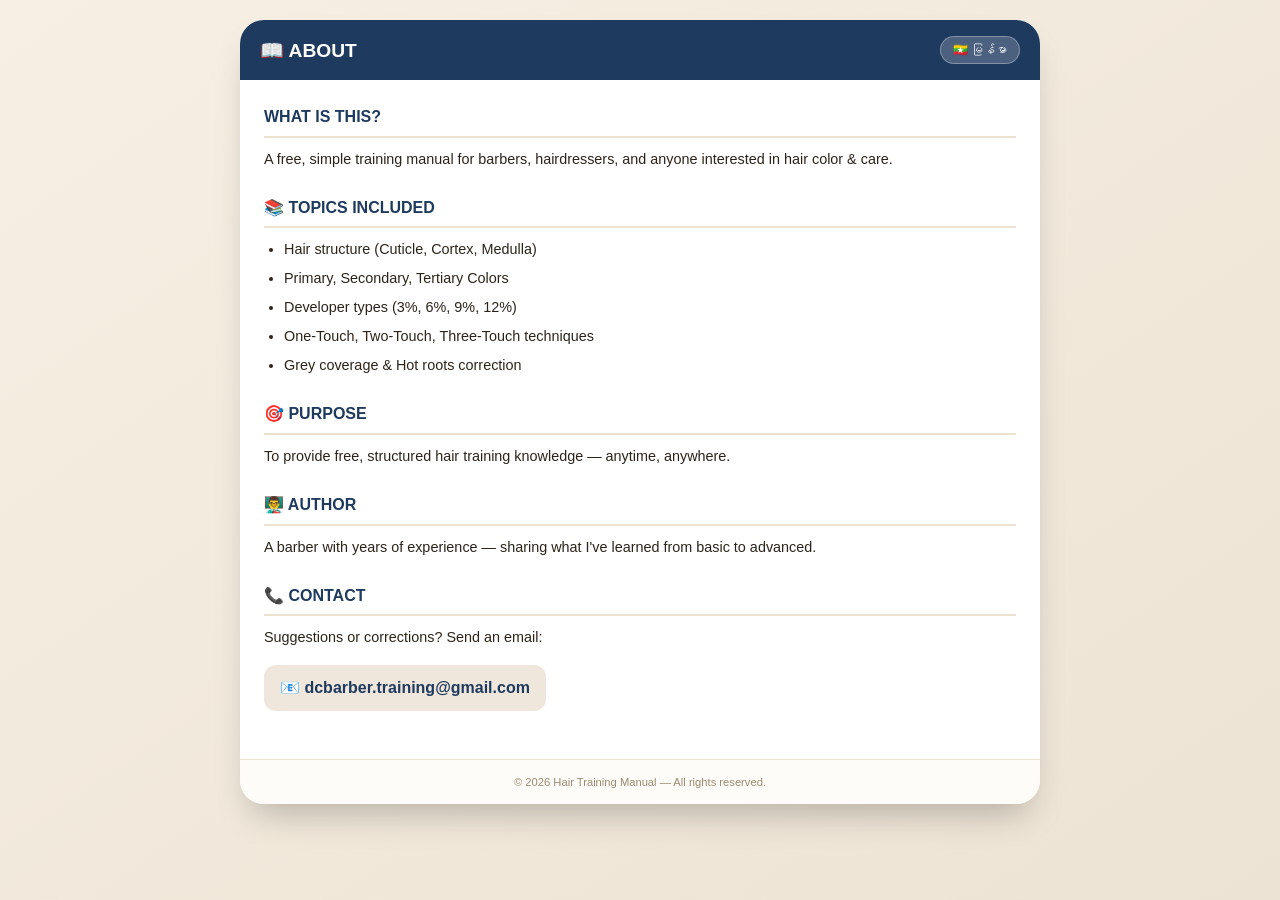
<file: about.html>
<!DOCTYPE html>
<html lang="my">
<head>
  <meta charset="UTF-8">
  <meta name="viewport" content="width=device-width, initial-scale=1.0, user-scalable=yes">
  <title>About - Hair Training</title>
  <style>
    * {
      margin: 0;
      padding: 0;
      box-sizing: border-box;
    }
    
    body {
      font-family: -apple-system, BlinkMacSystemFont, "Segoe UI", Roboto, "Helvetica Neue", Arial, sans-serif;
      background: linear-gradient(145deg, #f6efe3 0%, #ede3d4 100%);
      min-height: 100vh;
      padding: 20px;
    }
    
    .page-container {
      max-width: 800px;
      margin: 0 auto;
      background: #ffffff;
      border-radius: 24px;
      box-shadow: 0 20px 35px -12px rgba(0, 0, 0, 0.25);
      overflow: hidden;
      position: relative;
      transition: transform 0.3s ease, opacity 0.3s ease;
    }
    
    .page-header {
      background: #1e3a5f;
      color: white;
      padding: 16px 20px;
      display: flex;
      justify-content: space-between;
      align-items: center;
      position: sticky;
      top: 0;
      z-index: 10;
    }
    
    .page-header h1 {
      font-size: 1.2rem;
      font-weight: 600;
      display: flex;
      align-items: center;
      gap: 8px;
    }
    
    .lang-btn {
      background: rgba(255,255,255,0.2);
      border: 1px solid rgba(255,255,255,0.3);
      color: white;
      padding: 6px 12px;
      border-radius: 30px;
      font-size: 0.75rem;
      font-weight: 500;
      cursor: pointer;
      transition: all 0.2s;
    }
    
    .lang-btn:active {
      background: rgba(255,255,255,0.4);
      transform: scale(0.96);
    }
    
    .page-content {
      padding: 24px;
      line-height: 1.6;
      color: #2c3e2f;
    }
    
    .section {
      margin-bottom: 24px;
    }
    
    .section h2 {
      font-size: 1rem;
      font-weight: 700;
      color: #1e3a5f;
      margin-bottom: 10px;
      padding-bottom: 6px;
      border-bottom: 2px solid #f0e2d0;
    }
    
    .section p, .section li {
      font-size: 0.9rem;
      color: #2c241a;
      margin-bottom: 8px;
    }
    
    .section ul {
      padding-left: 20px;
      margin-top: 6px;
    }
    
    .section li {
      margin-bottom: 6px;
    }
    
    .email-link {
      color: #1e3a5f;
      text-decoration: none;
      font-weight: 600;
      background: #f0e7dc;
      padding: 10px 16px;
      border-radius: 12px;
      display: inline-block;
      margin-top: 8px;
    }
    
    .email-link:active {
      background: #e0d0c0;
    }
    
    .swipe-indicator {
      text-align: center;
      padding: 12px;
      color: #9b8a70;
      font-size: 0.7rem;
      border-top: 1px solid #f0e2d0;
      background: #fefcf8;
    }
    
    .swipe-indicator span {
      display: inline-block;
      animation: swipeHint 1.5s ease infinite;
    }
    
    @keyframes swipeHint {
      0%, 100% { transform: translateY(0); }
      50% { transform: translateY(5px); }
    }
    
    .footer {
      text-align: center;
      padding: 16px;
      font-size: 0.7rem;
      color: #9b8a70;
      border-top: 1px solid #f0e2d0;
      background: #fefcf8;
    }
  </style>
</head>
<body>

<div class="page-container" id="pageContainer">
  <div class="page-header">
    <h1>📖 ABOUT</h1>
    <button class="lang-btn" id="langToggle">🇲🇲 မြန်မာ</button>
  </div>
  
  <div class="page-content" id="pageContent">
    <div id="engContent">
      <div class="section">
        <h2>WHAT IS THIS?</h2>
        <p>A free, simple training manual for barbers, hairdressers, and anyone interested in hair color & care.</p>
      </div>
      
      <div class="section">
        <h2>📚 TOPICS INCLUDED</h2>
        <ul>
          <li>Hair structure (Cuticle, Cortex, Medulla)</li>
          <li>Primary, Secondary, Tertiary Colors</li>
          <li>Developer types (3%, 6%, 9%, 12%)</li>
          <li>One-Touch, Two-Touch, Three-Touch techniques</li>
          <li>Grey coverage & Hot roots correction</li>
        </ul>
      </div>
      
      <div class="section">
        <h2>🎯 PURPOSE</h2>
        <p>To provide free, structured hair training knowledge — anytime, anywhere.</p>
      </div>
      
      <div class="section">
        <h2>👨‍🏫 AUTHOR</h2>
        <p>A barber with years of experience — sharing what I've learned from basic to advanced.</p>
      </div>
      
      <div class="section">
        <h2>📞 CONTACT</h2>
        <p>Suggestions or corrections? Send an email:</p>
        <a href="mailto:dcbarber.training@gmail.com" class="email-link">📧 dcbarber.training@gmail.com</a>
      </div>
    </div>
    
    <div id="mmContent" style="display: none;">
      <div class="section">
        <h2>ဤအကြောင်းအရာ</h2>
        <p>ဆံပင်ညှပ်သူများ၊ ဆံပင်အလှပြင်သူများနှင့် ဆံသားပြုပြင်ခြင်းကို စိတ်ဝင်စားသူတိုင်းအတွက် အခမဲ့ လေ့ကျင့်ရေးစာအုပ်ငယ် ဖြစ်ပါသည်။</p>
      </div>
      
      <div class="section">
        <h2>📚 ပါဝင်သော ခေါင်းစဉ်များ</h2>
        <ul>
          <li>ဆံပင်ဖွဲ့စည်းပုံ (Cuticle, Cortex, Medulla)</li>
          <li>အခြေခံ၊ ဒုတိယ၊ တတိယအဆင့် အရောင်များ</li>
          <li>ချုပ်ဆေးအမျိုးအစားများ (3%, 6%, 9%, 12%)</li>
          <li>ဆေးဆိုးနည်းစနစ်များ (One-Touch, Two-Touch, Three-Touch)</li>
          <li>အဖြူဖုံးခြင်းနှင့် အရင်းတောက်ပြန်မှိန်ခြင်း</li>
        </ul>
      </div>
      
      <div class="section">
        <h2>🎯 ရည်ရွယ်ချက်</h2>
        <p>ဆံသားပညာရပ်ကို စနစ်တကျ၊ အခမဲ့၊ အချိန်မရွေး နေရာမရွေး လေ့လာနိုင်စေရန် ရည်ရွယ်ပါသည်။</p>
      </div>
      
      <div class="section">
        <h2>👨‍🏫 ရေးသားသူ</h2>
        <p>နှစ်ပေါင်းများစွာ အတွေ့အကြုံရှိ ဆံသားပညာရှင်တစ်ဦးဖြစ်ပြီး အခြေခံမှ အဆင့်မြင့်အထိ သင်ယူခဲ့ရသော အကြောင်းအရာများကို မျှဝေထားခြင်းဖြစ်ပါသည်။</p>
      </div>
      
      <div class="section">
        <h2>📞 ဆက်သွယ်ရန်</h2>
        <p>အကြံပြုချက်များ၊ အမှားအယွင်းများရှိပါက အီးမေးလ်ပေးပို့နိုင်ပါသည်-</p>
        <a href="mailto:dcbarber.training@gmail.com" class="email-link">📧 dcbarber.training@gmail.com</a>
      </div>
    </div>
  </div>
  
  <div class="footer">
    © 2026 Hair Training Manual — All rights reserved.
  </div>
</div>

<script>
  let isMyanmar = false;
  const langBtn = document.getElementById('langToggle');
  const engContent = document.getElementById('engContent');
  const mmContent = document.getElementById('mmContent');
  
  langBtn.addEventListener('click', () => {
    isMyanmar = !isMyanmar;
    if (isMyanmar) {
      engContent.style.display = 'none';
      mmContent.style.display = 'block';
      langBtn.innerHTML = '🇬🇧 English';
    } else {
      engContent.style.display = 'block';
      mmContent.style.display = 'none';
      langBtn.innerHTML = '🇲🇲 မြန်မာ';
    }
  });
  
  // Swipe to close - BOTH directions (up or down)
  const container = document.getElementById('pageContainer');
  let startY = 0;
  let currentY = 0;
  
  container.addEventListener('touchstart', (e) => {
    startY = e.touches[0].clientY;
    currentY = startY;
  });
  
  container.addEventListener('touchmove', (e) => {
    currentY = e.touches[0].clientY;
    const diff = currentY - startY;
    // Allow both up and down swipe
    if (Math.abs(diff) > 0) {
      const translateY = diff * 0.5;
      const opacity = 1 - Math.abs(diff) / 400;
      container.style.transform = `translateY(${translateY}px)`;
      container.style.opacity = `${Math.max(0, opacity)}`;
    }
  });
  
  container.addEventListener('touchend', () => {
    const diff = currentY - startY;
    // Close if swiped more than 80px in either direction
    if (Math.abs(diff) > 80) {
      container.style.transition = 'transform 0.2s ease, opacity 0.2s ease';
      const direction = diff > 0 ? '100%' : '-100%';
      container.style.transform = `translateY(${direction})`;
      container.style.opacity = '0';
      setTimeout(() => {
        window.location.href = '/';
      }, 200);
    } else {
      // Reset position
      container.style.transform = '';
      container.style.opacity = '';
      setTimeout(() => {
        container.style.transition = '';
      }, 200);
    }
    startY = 0;
    currentY = 0;
  });
</script>

</body>
</html>
</file>
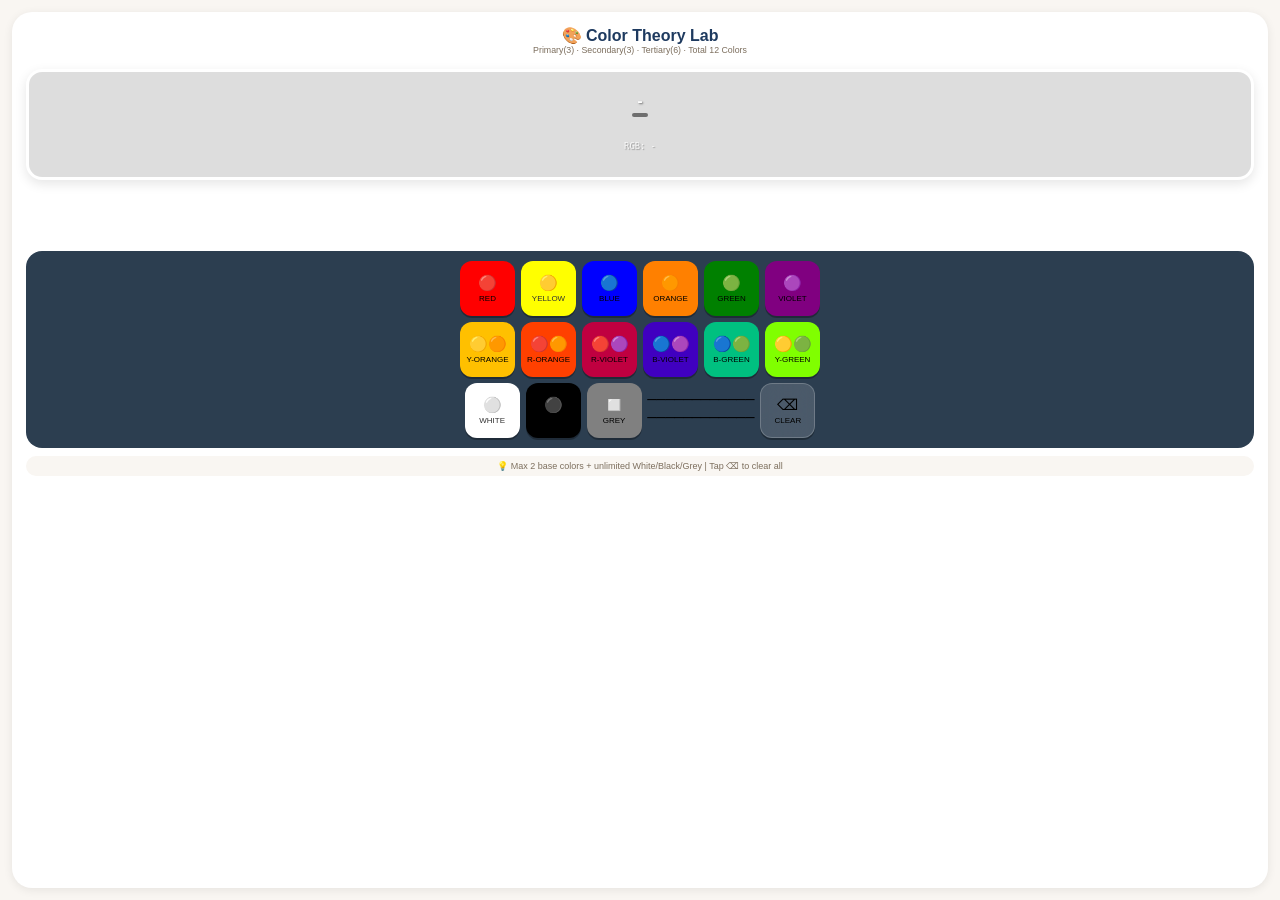
<file: color-mixing-lab.html>
<!DOCTYPE html>
<html lang="en">
<head>
    <meta charset="UTF-8">
    <meta name="viewport" content="width=device-width, initial-scale=1.0, user-scalable=no">
    <title>Color Theory Lab - 12 Colors</title>
    <style>
        * { margin: 0; padding: 0; box-sizing: border-box; user-select: none; }
        html, body {
            height: 100%;
            margin: 0;
            padding: 0;
        }
        body {
            font-family: -apple-system, BlinkMacSystemFont, "Segoe UI", Roboto, "Helvetica Neue", Arial, sans-serif;
            background: #f9f6f2;
            padding: 12px;
            min-height: 100%;
            overflow-y: auto;
        }
        .lab-container {
            max-width: 100%;
            background: white;
            border-radius: 20px;
            padding: 14px;
            box-shadow: 0 2px 10px rgba(0,0,0,0.08);
            height: auto;
            min-height: calc(100% - 0px);
        }
        .lab-header { text-align: center; margin-bottom: 14px; }
        .lab-header h1 { color: #1e3a5f; font-size: 1rem; }
        .lab-header p { color: #7c6e5d; font-size: 0.55rem; }
        
        .color-display {
            background: #ddd;
            border-radius: 16px;
            padding: 20px 15px;
            margin-bottom: 14px;
            text-align: center;
            transition: background 0.2s;
            box-shadow: 0 4px 12px rgba(0,0,0,0.1);
            min-height: 110px;
            display: flex;
            flex-direction: column;
            align-items: center;
            justify-content: center;
            border: 3px solid white;
        }
        .result-name { 
            font-size: 0.95rem; 
            font-weight: bold; 
            color: white;
            text-shadow: 1px 1px 2px rgba(0,0,0,0.5);
            margin-bottom: 4px;
        }
        .result-ratio {
            font-size: 0.65rem;
            font-family: monospace;
            background: rgba(0,0,0,0.5);
            padding: 2px 8px;
            border-radius: 20px;
            display: inline-block;
            margin-bottom: 6px;
            color: white;
        }
        .result-category {
            font-size: 0.6rem;
            font-weight: bold;
            padding: 2px 10px;
            border-radius: 20px;
            display: inline-block;
            margin-bottom: 6px;
        }
        .result-category.primary { background: #2c3e50; color: white; }
        .result-category.secondary { background: #8e44ad; color: white; }
        .result-category.tertiary { background: #d35400; color: white; }
        .result-category.mixed { background: #7f8c8d; color: white; }
        .result-temp {
            font-size: 0.55rem;
            font-weight: bold;
            padding: 2px 10px;
            border-radius: 20px;
            display: inline-block;
            margin-bottom: 4px;
        }
        .result-temp.warm { background: #e67e22; color: white; }
        .result-temp.cool { background: #3498db; color: white; }
        .result-rgb { 
            font-size: 0.55rem; 
            color: rgba(255,255,255,0.85);
            text-shadow: 1px 1px 1px rgba(0,0,0,0.3);
            font-family: monospace;
        }
        .result-formula { 
            font-size: 0.5rem; 
            color: rgba(255,255,255,0.8);
            margin-top: 6px;
            font-style: italic;
        }
        
        .selected-colors { display: flex; flex-wrap: wrap; gap: 6px; justify-content: center; margin-bottom: 12px; min-height: 45px; }
        .selected-chip { 
            background: white;
            border-radius: 30px;
            display: flex;
            align-items: center;
            gap: 5px;
            padding: 4px 10px 4px 6px;
            box-shadow: 0 2px 8px rgba(0,0,0,0.1);
            position: relative;
            font-size: 13px;
            border: 1px solid #e0d6cc;
        }
        .chip-color {
            width: 22px;
            height: 22px;
            border-radius: 50%;
            display: inline-block;
            box-shadow: 0 1px 3px rgba(0,0,0,0.2);
        }
        .chip-name { font-size: 10px; font-weight: bold; color: #1e3a5f; }
        .chip-count { 
            background: #1e3a5f; 
            color: white; 
            font-size: 9px; 
            padding: 2px 5px; 
            border-radius: 20px;
            font-weight: bold;
        }
        .remove-chip { 
            width: 16px; height: 16px; background: #c62828; color: white; 
            border-radius: 50%; display: inline-flex; align-items: center; justify-content: center; 
            font-size: 9px; cursor: pointer; margin-left: 3px;
        }
        
        /* Color Keyboard - 6, 6, 4 Layout */
        .color-keyboard { background: #2c3e50; border-radius: 16px; padding: 10px; }
        .keyboard-row { display: flex; justify-content: center; gap: 6px; margin-bottom: 6px; flex-wrap: wrap; }
        .keyboard-row:last-child { margin-bottom: 0; }
        .color-key { 
            min-width: 55px; height: 55px; border-radius: 12px; display: flex; flex-direction: column; 
            align-items: center; justify-content: center; cursor: pointer; transition: all 0.05s linear; 
            box-shadow: 0 2px 0 rgba(0,0,0,0.3); font-size: 15px; position: relative;
        }
        .color-key:active { transform: translateY(2px); box-shadow: none; }
        .key-label { font-size: 8px; margin-top: 2px; font-weight: normal; }
        
        /* Delete Button Style */
        .delete-key {
           background: rgba(255, 255, 255, 0.15)!important;
backdrop-filter: blur(15px)!important;
border: 1px solid rgba(255, 255, 255, 0.2)!important;
        }
        .delete-key:active {
            transform: translateY(2px);
            box-shadow: none;
        }
        
        .info-text {
            font-size: 9px;
            color: #7c6e5d;
            text-align: center;
            margin: 8px 0;
            padding: 5px;
            background: #f9f6f2;
            border-radius: 12px;
        }
        
        @media (max-width: 550px) { 
            .color-key { min-width: 48px; height: 48px; font-size: 13px; } 
            .key-label { font-size: 7px; }
            .color-display { padding: 15px 12px; min-height: 100px; }
            .result-name { font-size: 0.85rem; }
        }
        @media (max-width: 450px) {
            .color-key { min-width: 44px; height: 44px; font-size: 12px; }
        }
    </style>
</head>
<body>
    <div class="lab-container">
        <div class="lab-header">
            <h1>🎨 Color Theory Lab</h1>
            <p>Primary(3) · Secondary(3) · Tertiary(6) · Total 12 Colors</p>
        </div>
        
        <div class="color-display" id="colorDisplay">
            <div class="result-name" id="resultName">-</div>
            <div class="result-ratio" id="resultRatio"></div>
            <div class="result-category" id="resultCategory"></div>
            <div class="result-temp" id="resultTemp"></div>
            <div class="result-rgb" id="resultRGB">RGB: -</div>
            <div class="result-formula" id="resultFormula"></div>
        </div>
        
        <div class="selected-colors" id="selectedColors"></div>
        
        <div class="color-keyboard">
            <!-- Row 1: Primary + Secondary (6 Colors) -->
            <div class="keyboard-row">
                <div class="color-key" data-color="red" style="background: #ff0000;"><span>🔴</span><span class="key-label">RED</span></div>
                <div class="color-key" data-color="yellow" style="background: #ffff00; color:#333;"><span>🟡</span><span class="key-label">YELLOW</span></div>
                <div class="color-key" data-color="blue" style="background: #0000ff;"><span>🔵</span><span class="key-label">BLUE</span></div>
                <div class="color-key" data-color="orange" style="background: #ff8000;"><span>🟠</span><span class="key-label">ORANGE</span></div>
                <div class="color-key" data-color="green" style="background: #008000;"><span>🟢</span><span class="key-label">GREEN</span></div>
                <div class="color-key" data-color="violet" style="background: #800080;"><span>🟣</span><span class="key-label">VIOLET</span></div>
            </div>
            <!-- Row 2: Tertiary Colors (6 Colors) -->
            <div class="keyboard-row">
                <div class="color-key" data-color="yellow-orange" style="background: #ffc000;"><span>🟡🟠</span><span class="key-label">Y-ORANGE</span></div>
                <div class="color-key" data-color="red-orange" style="background: #ff4000;"><span>🔴🟠</span><span class="key-label">R-ORANGE</span></div>
                <div class="color-key" data-color="red-violet" style="background: #c00040;"><span>🔴🟣</span><span class="key-label">R-VIOLET</span></div>
                <div class="color-key" data-color="blue-violet" style="background: #4000c0;"><span>🔵🟣</span><span class="key-label">B-VIOLET</span></div>
                <div class="color-key" data-color="blue-green" style="background: #00c080;"><span>🔵🟢</span><span class="key-label">B-GREEN</span></div>
                <div class="color-key" data-color="yellow-green" style="background: #80ff00;"><span>🟡🟢</span><span class="key-label">Y-GREEN</span></div>
            </div>
            <!-- Row 3: White, Black, Grey, Delete Button (4 Items) -->
            <div class="keyboard-row">
                <div class="color-key" data-color="white" style="background: #ffffff; color:#333;"><span>⚪</span><span class="key-label">WHITE</span></div>
                <div class="color-key" data-color="black" style="background: #000000;"><span>⚫</span><span class="key-label">BLACK</span></div>
                <div class="color-key" data-color="grey" style="background: #808080;"><span>◻️</span><span class="key-label">GREY</span></div>
                <div> ____________ </br>
                      ____________
                </div>
          
                <div class="color-key delete-key" id="deleteAllBtn" style="background: #c62828;"><span> ⌫ </span><span class="key-label">CLEAR</span></div>
                
            </div>
        </div>
        
        <div class="info-text">
            💡 Max 2 base colors + unlimited White/Black/Grey | Tap ⌫ to clear all
        </div>
    </div>

    <script>
        (function() {
            // ========== COLOR DEFINITIONS ==========
            const colors = {
                // PRIMARY (3)
                'red': { name: 'Red', category: 'primary', temp: 'warm', r: 255, g: 0, b: 0, hex: '#ff0000' },
                'yellow': { name: 'Yellow', category: 'primary', temp: 'warm', r: 255, g: 255, b: 0, hex: '#ffff00' },
                'blue': { name: 'Blue', category: 'primary', temp: 'cool', r: 0, g: 0, b: 255, hex: '#0000ff' },
                
                // SECONDARY (3)
                'orange': { name: 'Orange', category: 'secondary', temp: 'warm', r: 255, g: 128, b: 0, hex: '#ff8000' },
                'green': { name: 'Green', category: 'secondary', temp: 'cool', r: 0, g: 128, b: 0, hex: '#008000' },
                'violet': { name: 'Violet', category: 'secondary', temp: 'cool', r: 128, g: 0, b: 128, hex: '#800080' },
                
                // TERTIARY (6)
                'yellow-orange': { name: 'Yellow-Orange', category: 'tertiary', temp: 'warm', r: 255, g: 192, b: 0, hex: '#ffc000' },
                'red-orange': { name: 'Red-Orange', category: 'tertiary', temp: 'warm', r: 255, g: 64, b: 0, hex: '#ff4000' },
                'red-violet': { name: 'Red-Violet', category: 'tertiary', temp: 'cool', r: 192, g: 0, b: 64, hex: '#c00040' },
                'blue-violet': { name: 'Blue-Violet', category: 'tertiary', temp: 'cool', r: 64, g: 0, b: 192, hex: '#4000c0' },
                'blue-green': { name: 'Blue-Green', category: 'tertiary', temp: 'cool', r: 0, g: 192, b: 128, hex: '#00c080' },
                'yellow-green': { name: 'Yellow-Green', category: 'tertiary', temp: 'warm', r: 128, g: 255, b: 0, hex: '#80ff00' },
                
                // MODIFIERS
                'white': { name: 'White', category: 'modifier', temp: 'neutral', r: 255, g: 255, b: 255, hex: '#ffffff' },
                'black': { name: 'Black', category: 'modifier', temp: 'neutral', r: 0, g: 0, b: 0, hex: '#000000' },
                'grey': { name: 'Grey', category: 'modifier', temp: 'neutral', r: 128, g: 128, b: 128, hex: '#808080' }
            };
            
            // Mixing rules
            const mixRules = {
                'red+yellow': { name: 'Orange', category: 'secondary', r: 255, g: 128, b: 0, temp: 'warm' },
                'yellow+red': { name: 'Orange', category: 'secondary', r: 255, g: 128, b: 0, temp: 'warm' },
                'yellow+blue': { name: 'Green', category: 'secondary', r: 0, g: 128, b: 0, temp: 'cool' },
                'blue+yellow': { name: 'Green', category: 'secondary', r: 0, g: 128, b: 0, temp: 'cool' },
                'red+blue': { name: 'Violet', category: 'secondary', r: 128, g: 0, b: 128, temp: 'cool' },
                'blue+red': { name: 'Violet', category: 'secondary', r: 128, g: 0, b: 128, temp: 'cool' },
                
                'red+orange': { name: 'Red-Orange', category: 'tertiary', r: 255, g: 64, b: 0, temp: 'warm' },
                'orange+red': { name: 'Red-Orange', category: 'tertiary', r: 255, g: 64, b: 0, temp: 'warm' },
                'yellow+orange': { name: 'Yellow-Orange', category: 'tertiary', r: 255, g: 192, b: 0, temp: 'warm' },
                'orange+yellow': { name: 'Yellow-Orange', category: 'tertiary', r: 255, g: 192, b: 0, temp: 'warm' },
                'yellow+green': { name: 'Yellow-Green', category: 'tertiary', r: 128, g: 255, b: 0, temp: 'warm' },
                'green+yellow': { name: 'Yellow-Green', category: 'tertiary', r: 128, g: 255, b: 0, temp: 'warm' },
                'blue+green': { name: 'Blue-Green', category: 'tertiary', r: 0, g: 192, b: 128, temp: 'cool' },
                'green+blue': { name: 'Blue-Green', category: 'tertiary', r: 0, g: 192, b: 128, temp: 'cool' },
                'blue+violet': { name: 'Blue-Violet', category: 'tertiary', r: 64, g: 0, b: 192, temp: 'cool' },
                'violet+blue': { name: 'Blue-Violet', category: 'tertiary', r: 64, g: 0, b: 192, temp: 'cool' },
                'red+violet': { name: 'Red-Violet', category: 'tertiary', r: 192, g: 0, b: 64, temp: 'cool' },
                'violet+red': { name: 'Red-Violet', category: 'tertiary', r: 192, g: 0, b: 64, temp: 'cool' }
            };
            
            let selectedItems = [];
            
            const colorDisplay = document.getElementById('colorDisplay');
            const resultName = document.getElementById('resultName');
            const resultRatio = document.getElementById('resultRatio');
            const resultCategory = document.getElementById('resultCategory');
            const resultTemp = document.getElementById('resultTemp');
            const resultRGB = document.getElementById('resultRGB');
            const resultFormula = document.getElementById('resultFormula');
            const selectedContainer = document.getElementById('selectedColors');
            
            function addColor(colorId) {
                const color = colors[colorId];
                const existing = selectedItems.find(item => item.colorId === colorId);
                const baseColors = selectedItems.filter(item => colors[item.colorId].category !== 'modifier');
                const baseCount = baseColors.length;
                const isModifier = color.category === 'modifier';
                
                if (!isModifier && baseCount >= 2 && !existing) {
                    return;
                }
                
                if (existing) {
                    if (existing.count >= 10) return;
                    existing.count++;
                } else {
                    selectedItems.push({ colorId: colorId, count: 1 });
                }
                update();
            }
            
            function removeColor(index) {
                const item = selectedItems[index];
                if (item.count > 1) {
                    item.count--;
                } else {
                    selectedItems.splice(index, 1);
                }
                update();
            }
            
            function clearAll() {
                selectedItems = [];
                update();
            }
            
            function applyModifiers(baseR, baseG, baseB, baseWeight, modifiers) {
                let r = baseR;
                let g = baseG;
                let b = baseB;
                let totalWeight = baseWeight;
                
                for (const mod of modifiers) {
                    const modColor = colors[mod.colorId];
                    const modWeight = mod.count;
                    r = (r * totalWeight + modColor.r * modWeight) / (totalWeight + modWeight);
                    g = (g * totalWeight + modColor.g * modWeight) / (totalWeight + modWeight);
                    b = (b * totalWeight + modColor.b * modWeight) / (totalWeight + modWeight);
                    totalWeight += modWeight;
                }
                
                return { r: Math.round(r), g: Math.round(g), b: Math.round(b) };
            }
            
            function getCategoryText(category) {
                switch(category) {
                    case 'primary': return '🎨 Primary Color';
                    case 'secondary': return '🌈 Secondary Color';
                    case 'tertiary': return '🎨 Tertiary Color';
                    default: return '🎨 Mixed Color';
                }
            }
            
            function getTempText(temp) {
                if (temp === 'warm') return '🔥 Warm Tone';
                if (temp === 'cool') return '❄️ Cool Tone';
                return '⚪ Neutral Tone';
            }
            
            function getMixResult() {
                if (selectedItems.length === 0) return null;
                
                const baseColors = selectedItems.filter(item => colors[item.colorId].category !== 'modifier');
                const modifiers = selectedItems.filter(item => colors[item.colorId].category === 'modifier');
                
                if (baseColors.length === 0) {
                    let r = 128, g = 128, b = 128;
                    let totalWeight = 1;
                    for (const mod of modifiers) {
                        const modColor = colors[mod.colorId];
                        r = (r * totalWeight + modColor.r * modWeight) / (totalWeight + modWeight);
                        g = (g * totalWeight + modColor.g * modWeight) / (totalWeight + modWeight);
                        b = (b * totalWeight + modColor.b * modWeight) / (totalWeight + modWeight);
                        totalWeight += modWeight;
                    }
                    return { name: 'Mixed Color', category: 'mixed', temp: 'neutral', r: Math.round(r), g: Math.round(g), b: Math.round(b) };
                }
                
                if (baseColors.length === 1) {
                    const baseColor = colors[baseColors[0].colorId];
                    const result = applyModifiers(baseColor.r, baseColor.g, baseColor.b, baseColors[0].count, modifiers);
                    let name = baseColor.name;
                    let category = baseColor.category;
                    if (modifiers.length > 0) {
                        name = `Modified ${baseColor.name}`;
                        category = 'mixed';
                    }
                    return { name, category, temp: baseColor.temp, r: result.r, g: result.g, b: result.b };
                }
                
                if (baseColors.length === 2) {
                    const c1 = baseColors[0];
                    const c2 = baseColors[1];
                    const color1 = colors[c1.colorId];
                    const color2 = colors[c2.colorId];
                    const count1 = c1.count;
                    const count2 = c2.count;
                    
                    const key1 = c1.colorId + '+' + c2.colorId;
                    const key2 = c2.colorId + '+' + c1.colorId;
                    const rule = mixRules[key1] || mixRules[key2];
                    
                    if (!rule) {
                        const r = (color1.r * count1 + color2.r * count2) / (count1 + count2);
                        const g = (color1.g * count1 + color2.g * count2) / (count1 + count2);
                        const b = (color1.b * count1 + color2.b * count2) / (count1 + count2);
                        const result = applyModifiers(r, g, b, count1 + count2, modifiers);
                        return { name: 'Mixed Color', category: 'mixed', temp: 'neutral', r: result.r, g: result.g, b: result.b };
                    }
                    
                    let r = rule.r;
                    let g = rule.g;
                    let b = rule.b;
                    let totalWeight = 1;
                    let ratioText = '';
                    
                    if (count1 > count2) {
                        ratioText = `${color1.name} > ${rule.name}`;
                        const shift = Math.min(0.3, (count1 - count2) / (count1 + count2) * 0.5);
                        r = r * (1 - shift) + color1.r * shift;
                        g = g * (1 - shift) + color1.g * shift;
                        b = b * (1 - shift) + color1.b * shift;
                    } else if (count2 > count1) {
                        ratioText = `${color2.name} > ${rule.name}`;
                        const shift = Math.min(0.3, (count2 - count1) / (count1 + count2) * 0.5);
                        r = r * (1 - shift) + color2.r * shift;
                        g = g * (1 - shift) + color2.g * shift;
                        b = b * (1 - shift) + color2.b * shift;
                    } else {
                        ratioText = rule.name;
                    }
                    
                    const result = applyModifiers(r, g, b, totalWeight, modifiers);
                    
                    return {
                        name: rule.name,
                        category: rule.category,
                        temp: rule.temp,
                        r: result.r,
                        g: result.g,
                        b: result.b,
                        ratioText: ratioText
                    };
                }
                
                return null;
            }
            
            function buildFormula() {
                if (selectedItems.length === 0) return '';
                const parts = selectedItems.map(item => {
                    const c = colors[item.colorId];
                    return `${c.name} x${item.count}`;
                });
                return `📐 ${parts.join(' + ')}`;
            }
            
            function rgbToHex(r,g,b) { 
                return '#' + [r,g,b].map(x => Math.min(255, Math.max(0, x)).toString(16).padStart(2,'0')).join(''); 
            }
            
            function update() {
                selectedContainer.innerHTML = '';
                selectedItems.forEach((item, idx) => {
                    const c = colors[item.colorId];
                    if (!c) return;
                    const chip = document.createElement('div');
                    chip.className = 'selected-chip';
                    
                    chip.innerHTML = `
                        <div class="chip-color" style="background: ${c.hex}"></div>
                        <span class="chip-name">${c.name}</span>
                        <span class="chip-count">x${item.count}</span>
                        <div class="remove-chip" data-index="${idx}">✕</div>
                    `;
                    selectedContainer.appendChild(chip);
                });
                
                document.querySelectorAll('.remove-chip').forEach(btn => {
                    btn.onclick = (e) => {
                        e.stopPropagation();
                        removeColor(parseInt(btn.getAttribute('data-index')));
                    };
                });
                
                if (selectedItems.length === 0) {
                    colorDisplay.style.background = '#ddd';
                    resultName.textContent = '-';
                    resultRatio.textContent = '';
                    resultCategory.textContent = '';
                    resultCategory.className = 'result-category';
                    resultTemp.textContent = '';
                    resultTemp.className = 'result-temp';
                    resultRGB.textContent = 'RGB: -';
                    resultFormula.textContent = '';
                    return;
                }
                
                const result = getMixResult();
                if (result) {
                    const hexColor = rgbToHex(result.r, result.g, result.b);
                    colorDisplay.style.background = hexColor;
                    resultName.textContent = result.name;
                    resultRatio.textContent = result.ratioText ? `⚖️ ${result.ratioText}` : '';
                    resultCategory.textContent = getCategoryText(result.category);
                    resultCategory.className = `result-category ${result.category === 'primary' ? 'primary' : (result.category === 'secondary' ? 'secondary' : (result.category === 'tertiary' ? 'tertiary' : 'mixed'))}`;
                    resultTemp.textContent = getTempText(result.temp);
                    resultTemp.className = `result-temp ${result.temp === 'warm' ? 'warm' : (result.temp === 'cool' ? 'cool' : 'neutral')}`;
                    resultRGB.textContent = `RGB: ${result.r}, ${result.g}, ${result.b}`;
                    resultFormula.textContent = buildFormula();
                }
            }
            
            // Event listeners for color keys
            document.querySelectorAll('.color-key').forEach(btn => {
                const colorId = btn.getAttribute('data-color');
                if (colorId) {
                    btn.onclick = () => {
                        addColor(colorId);
                    };
                }
            });
            
            // Delete All button
            document.getElementById('deleteAllBtn').onclick = () => {
                clearAll();
            };
            
            update();
        })();
    </script>
</body>
</html>
</file>
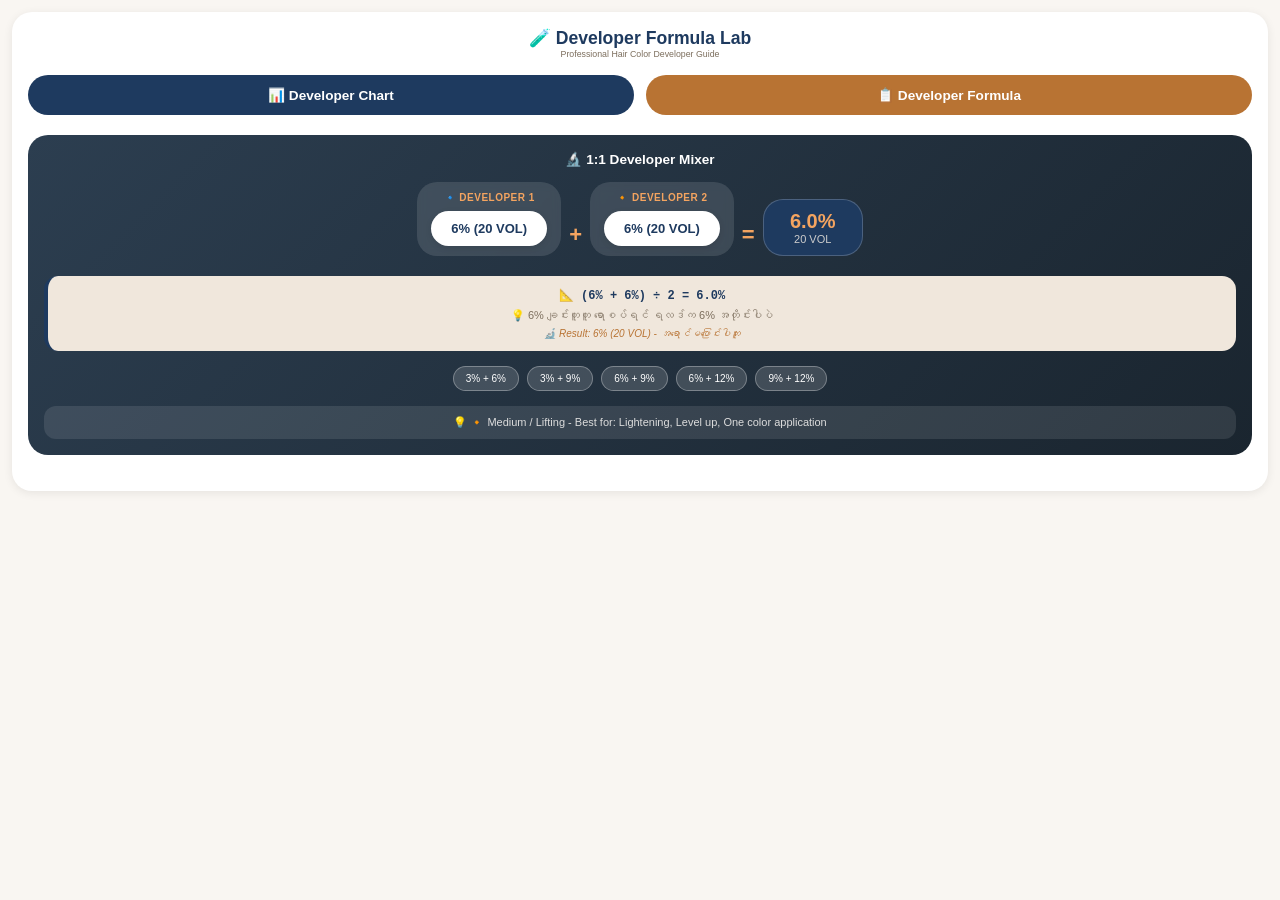
<file: developer-formula-lab.html>
<!DOCTYPE html>
<html lang="en">
<head>
    <meta charset="UTF-8">
    <meta name="viewport" content="width=device-width, initial-scale=1.0, user-scalable=no">
    <title>Developer Formula Lab - DC Barber</title>
    <style>
        * {
            margin: 0;
            padding: 0;
            box-sizing: border-box;
        }
        
        body {
            font-family: -apple-system, BlinkMacSystemFont, "Segoe UI", Roboto, "Helvetica Neue", Arial, sans-serif;
            background: #f9f6f2;
            padding: 12px;
            height: 100vh;
            overflow-y: auto;
        }
        
        .lab-container {
            max-width: 100%;
            background: white;
            border-radius: 20px;
            padding: 16px;
            box-shadow: 0 2px 10px rgba(0,0,0,0.08);
        }
        
        .lab-header {
            text-align: center;
            margin-bottom: 16px;
        }
        .lab-header h1 {
            color: #1e3a5f;
            font-size: 1.1rem;
        }
        .lab-header p {
            color: #7c6e5d;
            font-size: 0.55rem;
        }
        
        .info-buttons {
            display: flex;
            gap: 12px;
            margin-bottom: 20px;
        }
        .info-btn {
            flex: 1;
            padding: 12px;
            border: none;
            border-radius: 40px;
            font-weight: bold;
            font-size: 0.85rem;
            cursor: pointer;
            transition: all 0.2s;
        }
        .info-btn:active {
            transform: scale(0.97);
        }
        .btn-chart {
            background: #1e3a5f;
            color: white;
        }
        .btn-formula {
            background: #b87333;
            color: white;
        }
        
        .mixer-section {
            background: linear-gradient(135deg, #2c3e50, #1a252f);
            border-radius: 20px;
            padding: 16px;
            margin-bottom: 20px;
        }
        .mixer-title {
            color: white;
            font-size: 0.85rem;
            font-weight: bold;
            text-align: center;
            margin-bottom: 15px;
        }
        
        .mixer-scroll-wrapper {
            overflow-x: auto;
            -webkit-overflow-scrolling: touch;
            padding-bottom: 5px;
        }
        
        .mixer-row {
            display: flex;
            flex-direction: row;
            align-items: flex-end;
            justify-content: center;
            gap: 8px;
            flex-wrap: nowrap;
            min-width: min-content;
        }
        
        .dev-btn {
            text-align: center;
            flex-shrink: 0;
            background: rgba(255,255,255,0.12);
            border-radius: 20px;
            padding: 10px 14px;
            backdrop-filter: blur(4px);
            cursor: pointer;
            transition: all 0.1s;
        }
        .dev-btn:active {
            transform: scale(0.97);
        }
        .dev-btn label {
            display: block;
            font-size: 10px;
            color: #f4a460;
            margin-bottom: 8px;
            font-weight: bold;
            letter-spacing: 0.5px;
        }
        .dev-value {
            padding: 10px 20px;
            border-radius: 40px;
            background: white;
            font-size: 13px;
            font-weight: bold;
            text-align: center;
            color: #1e3a5f;
            min-width: 100px;
            box-shadow: 0 2px 6px rgba(0,0,0,0.1);
        }
        
        .mix-operator {
            font-size: 22px;
            font-weight: bold;
            color: #f4a460;
            flex-shrink: 0;
            padding-bottom: 8px;
        }
        
        .mix-result-box {
            background: #1e3a5f;
            border-radius: 20px;
            padding: 10px 18px;
            text-align: center;
            flex-shrink: 0;
            min-width: 100px;
            border: 1px solid rgba(255,255,255,0.2);
        }
        .result-percent {
            font-size: 20px;
            font-weight: bold;
            color: #f4a460;
        }
        .result-vol {
            font-size: 11px;
            color: #ccc;
        }
        
        .formula-box {
            background: #f0e7dc;
            border-radius: 14px;
            padding: 12px;
            margin-top: 15px;
            text-align: center;
            border-left: 4px solid #1e3a5f;
        }
        .formula-text {
            font-family: 'Courier New', monospace;
            font-size: 12px;
            font-weight: bold;
            color: #1e3a5f;
            margin-bottom: 6px;
        }
        .formula-example {
            font-size: 11px;
            color: #7c6e5d;
        }
        .formula-result-info {
            font-size: 10px;
            color: #b87333;
            margin-top: 6px;
            font-style: italic;
        }
        
        .preset-buttons {
            display: flex;
            flex-wrap: wrap;
            gap: 8px;
            justify-content: center;
            margin-top: 15px;
        }
        .preset-btn {
            background: rgba(255,255,255,0.15);
            border: 1px solid rgba(255,255,255,0.3);
            padding: 6px 12px;
            border-radius: 30px;
            font-size: 10px;
            color: white;
            cursor: pointer;
            transition: all 0.1s;
        }
        .preset-btn:active {
            transform: scale(0.95);
            background: rgba(255,255,255,0.3);
        }
        
        .mix-description {
            background: rgba(255,255,255,0.1);
            border-radius: 12px;
            padding: 10px;
            text-align: center;
            font-size: 11px;
            color: #ddd;
            margin-top: 15px;
        }
        
        /* ========== ACCORDION STYLE FORMULA LIST ========== */
        .formula-accordion {
            margin-top: 10px;
        }
        .formula-item {
            margin-bottom: 8px;
        }
        .formula-header {
            background: #f9f6f2;
            padding: 14px 16px;
            border-radius: 14px;
            cursor: pointer;
            transition: all 0.2s;
            border-left: 4px solid #b87333;
            font-weight: bold;
            color: #1e3a5f;
            font-size: 0.85rem;
            display: flex;
            align-items: center;
            justify-content: space-between;
        }
        .formula-header:hover {
            background: #f0e7dc;
        }
        .formula-header .arrow {
            font-size: 12px;
            transition: transform 0.2s;
            color: #b87333;
        }
        .formula-header.active .arrow {
            transform: rotate(90deg);
        }
        .formula-content {
            display: none;
            background: white;
            border-radius: 12px;
            padding: 14px;
            margin-top: 8px;
            border: 1px solid #f0e2d0;
        }
        .formula-content.show {
            display: block;
        }
        .formula-desc-full {
            font-size: 0.75rem;
            color: #5a4a3a;
            line-height: 1.5;
            margin-bottom: 8px;
        }
        .formula-dev-full {
            font-size: 0.7rem;
            color: #b87333;
            font-weight: bold;
            margin-top: 8px;
            padding-top: 8px;
            border-top: 1px dashed #f0e2d0;
        }
        
        /* Popup Selector Modal */
        .selector-modal {
            position: fixed;
            top: 0;
            left: 0;
            width: 100%;
            height: 100%;
            background: rgba(0,0,0,0.8);
            backdrop-filter: blur(5px);
            z-index: 20000;
            display: flex;
            align-items: center;
            justify-content: center;
            visibility: hidden;
            opacity: 0;
            transition: all 0.2s;
        }
        .selector-modal.active {
            visibility: visible;
            opacity: 1;
        }
        .selector-content {
            background: white;
            border-radius: 28px;
            width: 280px;
            padding: 20px;
            text-align: center;
        }
        .selector-title {
            font-size: 1rem;
            font-weight: bold;
            color: #1e3a5f;
            margin-bottom: 15px;
            padding-bottom: 10px;
            border-bottom: 2px solid #f0e2d0;
        }
        .selector-options {
            display: flex;
            flex-direction: column;
            gap: 10px;
        }
        .selector-option {
            padding: 12px;
            background: #f9f6f2;
            border-radius: 40px;
            cursor: pointer;
            transition: all 0.1s;
            font-weight: bold;
            color: #1e3a5f;
        }
        .selector-option:active {
            transform: scale(0.97);
            background: #e0d6cc;
        }
        .selector-option.selected {
            background: #1e3a5f;
            color: white;
        }
        .selector-close {
            margin-top: 15px;
            padding: 10px;
            background: #b87333;
            color: white;
            border-radius: 40px;
            cursor: pointer;
        }
        
        /* Modal for Developer Chart & Formula List */
.modal-overlay {
    position: fixed;
    top: 0;
    left: 0;
    width: 100%;
    height: 100%;
    background: rgba(0,0,0,0.8);
    backdrop-filter: blur(5px);
    z-index: 10000;
    display: flex;
    align-items: flex-start;  /* ← ဒီနေရာကို center ကနေ flex-start ပြောင်း */
    justify-content: center;
    visibility: hidden;
    opacity: 0;
    transition: all 0.2s;
    padding-top: 80px;  /* ← အပေါ်ကနေ အကွာအဝေး (Toggle button အောက်) */
}
.modal-overlay.active {
    visibility: visible;
    opacity: 1;
}
.modal-content {
    background: white;
    border-radius: 24px;
    width: 90%;
    max-width: 400px;
    max-height: 70vh;
    overflow-y: auto;
    padding: 20px;
    position: relative;
    /* margin-top: 60px;  ← ဒီလိုင်းကို ဖျက်ပါ (သို့) comment လုပ်ပါ */
}
        .modal-close {
            position: absolute;
            top: 12px;
            right: 16px;
            font-size: 24px;
            cursor: pointer;
            color: #999;
        }
        .modal-title {
            color: #1e3a5f;
            font-size: 1.1rem;
            font-weight: bold;
            margin-bottom: 16px;
            padding-right: 25px;
        }
        
        .ref-table {
            width: 100%;
            border-collapse: collapse;
            font-size: 0.7rem;
        }
        .ref-table th, .ref-table td {
            padding: 10px 6px;
            text-align: center;
            border-bottom: 1px solid #f0e2d0;
        }
        .ref-table th {
            background: #1e3a5f;
            color: white;
            font-weight: 600;
        }
        
        @media (max-width: 550px) {
            .dev-btn { padding: 6px 10px; }
            .dev-value { padding: 8px 16px; min-width: 85px; font-size: 11px; }
            .mix-operator { font-size: 18px; }
            .mix-result-box { min-width: 85px; padding: 8px 12px; }
            .result-percent { font-size: 16px; }
            .formula-header { padding: 12px 14px; font-size: 0.8rem; }
            .formula-desc-full { font-size: 0.7rem; }
            .modal-content { margin-top: 40px; max-height: 75vh; }
        }
        
        @media (max-width: 450px) {
            .dev-value { min-width: 75px; padding: 6px 12px; font-size: 10px; }
            .mix-operator { font-size: 14px; }
            .mix-result-box { min-width: 75px; }
            .result-percent { font-size: 14px; }
            .formula-text { font-size: 10px; }
        }
    </style>
</head>
<body>
    <div class="lab-container">
        <div class="lab-header">
            <h1>🧪 Developer Formula Lab</h1>
            <p>Professional Hair Color Developer Guide</p>
        </div>
        
        <div class="info-buttons">
            <button class="info-btn btn-chart" id="showChartBtn">📊 Developer Chart</button>
            <button class="info-btn btn-formula" id="showFormulaBtn">📋 Developer Formula</button>
        </div>
        
        <div class="mixer-section">
            <div class="mixer-title">🔬 1:1 Developer Mixer</div>
            
            <div class="mixer-scroll-wrapper">
                <div class="mixer-row">
                    <div class="dev-btn" id="dev1Btn">
                        <label>🔹 DEVELOPER 1</label>
                        <div class="dev-value" id="dev1Value">6% (20 VOL)</div>
                    </div>
                    <div class="mix-operator">+</div>
                    <div class="dev-btn" id="dev2Btn">
                        <label>🔸 DEVELOPER 2</label>
                        <div class="dev-value" id="dev2Value">6% (20 VOL)</div>
                    </div>
                    <div class="mix-operator">=</div>
                    <div class="mix-result-box">
                        <div class="result-percent" id="resultPercent">-</div>
                        <div class="result-vol" id="resultVol">-</div>
                    </div>
                </div>
            </div>
            
            <div class="formula-box" id="formulaBox">
                <div class="formula-text" id="formulaText">📐 (6% + 6%) ÷ 2 = 6%</div>
                <div class="formula-example" id="formulaExample">💡 6% ချင်းတူတူ ရောစပ်ရင် ရလဒ်က 6% အတိုင်းပါပဲ</div>
                <div class="formula-result-info" id="formulaResultInfo">🔬 Result: 6% (20 VOL)</div>
            </div>
            
            <div class="preset-buttons">
                <button class="preset-btn" data-d1="3" data-d2="6">3% + 6%</button>
                <button class="preset-btn" data-d1="3" data-d2="9">3% + 9%</button>
                <button class="preset-btn" data-d1="6" data-d2="9">6% + 9%</button>
                <button class="preset-btn" data-d1="6" data-d2="12">6% + 12%</button>
                <button class="preset-btn" data-d1="9" data-d2="12">9% + 12%</button>
            </div>
            
            <div class="mix-description" id="mixDescription">
                💡 Tap DEVELOPER 1 or DEVELOPER 2 to change
            </div>
        </div>
    </div>
    
    <!-- Modal for Developer Chart -->
    <div id="chartModal" class="modal-overlay">
        <div class="modal-content">
            <div class="modal-close" onclick="closeModal('chartModal')">&times;</div>
            <div class="modal-title">📊 Developer Reference Chart</div>
            <table class="ref-table">
                <thead>
                    <tr><th>%</th><th>VOL</th><th>Usage</th><th>Lifting</th></td>
                </thead>
                <tbody>
                    <tr><td style="background:#e74c3c; color:white; font-weight:bold;">3%</td><td>10 VOL</td><td>Grey coverage, Color deposit</td><td>0-1 level</td></tr>
                    <tr><td style="background:#e67e22; color:white; font-weight:bold;">6%</td><td>20 VOL</td><td>One color, Dark to light</td><td>1-2 levels</td></tr>
                    <tr><td style="background:#f39c12; color:white; font-weight:bold;">9%</td><td>30 VOL</td><td>Lightening, Bleaching</td><td>2-3 levels</td></tr>
                    <tr><td style="background:#c0392b; color:white; font-weight:bold;">12%</td><td>40 VOL</td><td>High lift, Fashion colors</td><td>3-4 levels</td></tr>
                </tbody>
            </table>
            <div style="margin-top: 12px; font-size: 0.6rem; color: #999; text-align: center;">
                💡 Mix Rule: 1:1 ratio = Average of both developers
            </div>
        </div>
    </div>
    
    <!-- Modal for Developer Formula List (Accordion Style - Moved to Top) -->
    <div id="formulaModal" class="modal-overlay">
        <div class="modal-content" style="margin-top: 30px;">
            <div class="modal-close" onclick="closeModal('formulaModal')">&times;</div>
            <div class="modal-title">📋 Developer Formula List</div>
            <div class="formula-accordion" id="formulaAccordion">
                <!-- Formula 1 -->
                <div class="formula-item">
                    <div class="formula-header" data-idx="0">
                        <span>🎓 Formula 1 - Grey Coverage (အဖြူဖုံး)</span>
                        <span class="arrow">▶</span>
                    </div>
                    <div class="formula-content" id="formulaContent0">
                        <div class="formula-desc-full">
                            Main Color (60%) + 2 Level Darker (30%) + Helper (7%) + Intensifier (3%)
                        </div>
                        <div class="formula-dev-full">
                            ➜ Developer: 6% (20 VOL) | Processing: 30-40 min
                        </div>
                    </div>
                </div>
                <!-- Formula 2 -->
                <div class="formula-item">
                    <div class="formula-header" data-idx="1">
                        <span>🎓 Formula 2 - One Color (အရောင်တစ်မျိုးဆိုး)</span>
                        <span class="arrow">▶</span>
                    </div>
                    <div class="formula-content" id="formulaContent1">
                        <div class="formula-desc-full">
                            Color Cream + Developer (1:1 ratio)
                        </div>
                        <div class="formula-dev-full">
                            ➜ Developer: 3%-6% (10-20 VOL) | Processing: 25-35 min
                        </div>
                    </div>
                </div>
                <!-- Formula 3 -->
                <div class="formula-item">
                    <div class="formula-header" data-idx="2">
                        <span>🎓 Formula 3 - Lightening (Level တက်စေရန်)</span>
                        <span class="arrow">▶</span>
                    </div>
                    <div class="formula-content" id="formulaContent2">
                        <div class="formula-desc-full">
                            Bleach Powder + Developer (1:1.5 or 1:2 ratio)
                        </div>
                        <div class="formula-dev-full">
                            ➜ Developer: 9%-12% (30-40 VOL) | Processing: 30-45 min
                        </div>
                    </div>
                </div>
                <!-- Formula 4 -->
                <div class="formula-item">
                    <div class="formula-header" data-idx="3">
                        <span>🎓 Formula 4 - Hot Roots Correction</span>
                        <span class="arrow">▶</span>
                    </div>
                    <div class="formula-content" id="formulaContent3">
                        <div class="formula-desc-full">
                            2 Levels Darker Color OR Add Complementary Color (5-10g)
                        </div>
                        <div class="formula-dev-full">
                            ➜ Developer: 3%-6% (10-20 VOL) | Processing: 10-15 min
                        </div>
                    </div>
                </div>
                <!-- Formula 5 -->
                <div class="formula-item">
                    <div class="formula-header" data-idx="4">
                        <span>🎓 Formula 5 - No Yellow (အဝါသတ်)</span>
                        <span class="arrow">▶</span>
                    </div>
                    <div class="formula-content" id="formulaContent4">
                        <div class="formula-desc-full">
                            Violet (0.66) or Blue (0.88) + Shampoo + 9% Developer (1:1:1)
                        </div>
                        <div class="formula-dev-full">
                            ➜ Apply for 15 min on shampoo bowl
                        </div>
                    </div>
                </div>
            </div>
        </div>
    </div>

    <!-- Selector Modal for Developer -->
    <div id="selectorModal" class="selector-modal">
        <div class="selector-content">
            <div class="selector-title" id="selectorTitle">Select Developer 1</div>
            <div class="selector-options" id="selectorOptions">
                <div class="selector-option" data-value="3">3% (10 VOL)</div>
                <div class="selector-option" data-value="6">6% (20 VOL)</div>
                <div class="selector-option" data-value="9">9% (30 VOL)</div>
                <div class="selector-option" data-value="12">12% (40 VOL)</div>
            </div>
            <div class="selector-close" id="selectorCloseBtn">Cancel</div>
        </div>
    </div>

    <script>
        // ========== ACCORDION FUNCTIONALITY ==========
        function initAccordion() {
            const headers = document.querySelectorAll('.formula-header');
            
            headers.forEach(header => {
                // Remove existing listener to avoid duplicates
                header.removeEventListener('click', header.clickHandler);
                
                // Create new click handler
                const clickHandler = function(e) {
                    e.stopPropagation();
                    const idx = this.getAttribute('data-idx');
                    const content = document.getElementById(`formulaContent${idx}`);
                    const isActive = this.classList.contains('active');
                    
                    // Close all other accordions
                    headers.forEach(h => {
                        if (h !== this) {
                            h.classList.remove('active');
                            const otherIdx = h.getAttribute('data-idx');
                            const otherContent = document.getElementById(`formulaContent${otherIdx}`);
                            if (otherContent) otherContent.classList.remove('show');
                        }
                    });
                    
                    // Toggle current accordion
                    if (!isActive) {
                        this.classList.add('active');
                        if (content) content.classList.add('show');
                    } else {
                        this.classList.remove('active');
                        if (content) content.classList.remove('show');
                    }
                };
                
                header.clickHandler = clickHandler;
                header.addEventListener('click', clickHandler);
            });
        }
        
        // ========== DEVELOPER MIXER ==========
        let dev1 = 6;
        let dev2 = 6;
        let activeSelector = 'dev1';
        
        const dev1ValueEl = document.getElementById('dev1Value');
        const dev2ValueEl = document.getElementById('dev2Value');
        const resultPercentEl = document.getElementById('resultPercent');
        const resultVolEl = document.getElementById('resultVol');
        const mixDescriptionEl = document.getElementById('mixDescription');
        const formulaTextEl = document.getElementById('formulaText');
        const formulaExampleEl = document.getElementById('formulaExample');
        const formulaResultInfoEl = document.getElementById('formulaResultInfo');
        
        const selectorModal = document.getElementById('selectorModal');
        const selectorTitle = document.getElementById('selectorTitle');
        const selectorOptions = document.getElementById('selectorOptions');
        const selectorCloseBtn = document.getElementById('selectorCloseBtn');
        
        function getVol(percent) {
            const volMap = { 3: 10, 6: 20, 9: 30, 12: 40 };
            return volMap[percent] || 0;
        }
        
        function getDisplayValue(percent) {
            return `${percent}% (${getVol(percent)} VOL)`;
        }
        
        function calculateAndUpdate() {
            const avgPercent = (dev1 + dev2) / 2;
            const avgVol = (getVol(dev1) + getVol(dev2)) / 2;
            
            resultPercentEl.textContent = avgPercent.toFixed(1) + '%';
            resultVolEl.textContent = Math.round(avgVol) + ' VOL';
            
            let description = '';
            if (avgPercent <= 4.5) {
                description = '🔹 Soft / Deposit - Best for: Grey coverage, Color deposit, Darker shades';
            } else if (avgPercent <= 7.5) {
                description = '🔸 Medium / Lifting - Best for: Lightening, Level up, One color application';
            } else {
                description = '🔺 Strong / High Lift - Best for: Bleaching, Fashion colors, High lift blonde';
            }
            mixDescriptionEl.innerHTML = '💡 ' + description;
            
            formulaTextEl.innerHTML = `📐 (${dev1}% + ${dev2}%) ÷ 2 = ${avgPercent.toFixed(1)}%`;
            
            if (dev1 === dev2) {
                formulaExampleEl.innerHTML = `💡 ${dev1}% ချင်းတူတူ ရောစပ်ရင် ရလဒ်က ${dev1}% အတိုင်းပါပဲ`;
                formulaResultInfoEl.innerHTML = `🔬 Result: ${dev1}% (${getVol(dev1)} VOL) - အရောင်မပြောင်းပါဘူး`;
            } else if (dev1 < dev2) {
                formulaExampleEl.innerHTML = `💡 ${dev1}% နဲ့ ${dev2}% ကို 1:1 ရောစပ်ရင် ပျမ်းမျှ (Average) ဖြစ်သွားပါတယ်`;
                formulaResultInfoEl.innerHTML = `🔬 Result: ${avgPercent.toFixed(1)}% (${getVol(dev1)} VOL နဲ့ ${getVol(dev2)} VOL ကြား)`;
            } else {
                formulaExampleEl.innerHTML = `💡 ${dev1}% နဲ့ ${dev2}% ကို 1:1 ရောစပ်ရင် ပျမ်းမျှ (Average) ဖြစ်သွားပါတယ်`;
                formulaResultInfoEl.innerHTML = `🔬 Result: ${avgPercent.toFixed(1)}% (${getVol(dev2)} VOL နဲ့ ${getVol(dev1)} VOL ကြား)`;
            }
        }
        
        function updateDisplay() {
            dev1ValueEl.textContent = getDisplayValue(dev1);
            dev2ValueEl.textContent = getDisplayValue(dev2);
            calculateAndUpdate();
        }
        
        function showSelector(which) {
            activeSelector = which;
            selectorTitle.textContent = which === 'dev1' ? '🔹 Select Developer 1' : '🔸 Select Developer 2';
            
            const options = selectorOptions.querySelectorAll('.selector-option');
            const currentVal = which === 'dev1' ? dev1 : dev2;
            options.forEach(opt => {
                const val = parseInt(opt.getAttribute('data-value'));
                if (val === currentVal) {
                    opt.classList.add('selected');
                } else {
                    opt.classList.remove('selected');
                }
            });
            selectorModal.classList.add('active');
        }
        
        function closeSelector() {
            selectorModal.classList.remove('active');
        }
        
        function setDeveloper(value) {
            const percent = parseInt(value);
            if (activeSelector === 'dev1') {
                dev1 = percent;
            } else {
                dev2 = percent;
            }
            updateDisplay();
            closeSelector();
        }
        
        function openModal(modalId) {
            document.getElementById(modalId).classList.add('active');
            if (modalId === 'formulaModal') {
                setTimeout(initAccordion, 100);
            }
        }
        
        function closeModal(modalId) {
            document.getElementById(modalId).classList.remove('active');
        }
        
        document.getElementById('dev1Btn').onclick = () => showSelector('dev1');
        document.getElementById('dev2Btn').onclick = () => showSelector('dev2');
        
        document.querySelectorAll('.preset-btn').forEach(btn => {
            btn.onclick = () => {
                dev1 = parseInt(btn.getAttribute('data-d1'));
                dev2 = parseInt(btn.getAttribute('data-d2'));
                updateDisplay();
            };
        });
        
        selectorOptions.querySelectorAll('.selector-option').forEach(opt => {
            opt.onclick = () => setDeveloper(opt.getAttribute('data-value'));
        });
        
        selectorCloseBtn.onclick = closeSelector;
        
        selectorModal.onclick = (e) => {
            if (e.target === selectorModal) closeSelector();
        };
        
        window.onclick = function(event) {
            if (event.target.classList.contains('modal-overlay')) {
                event.target.classList.remove('active');
            }
        }
        
        document.getElementById('showChartBtn').onclick = () => openModal('chartModal');
        document.getElementById('showFormulaBtn').onclick = () => openModal('formulaModal');
        
        updateDisplay();
    </script>
</body>
</html>
</file>
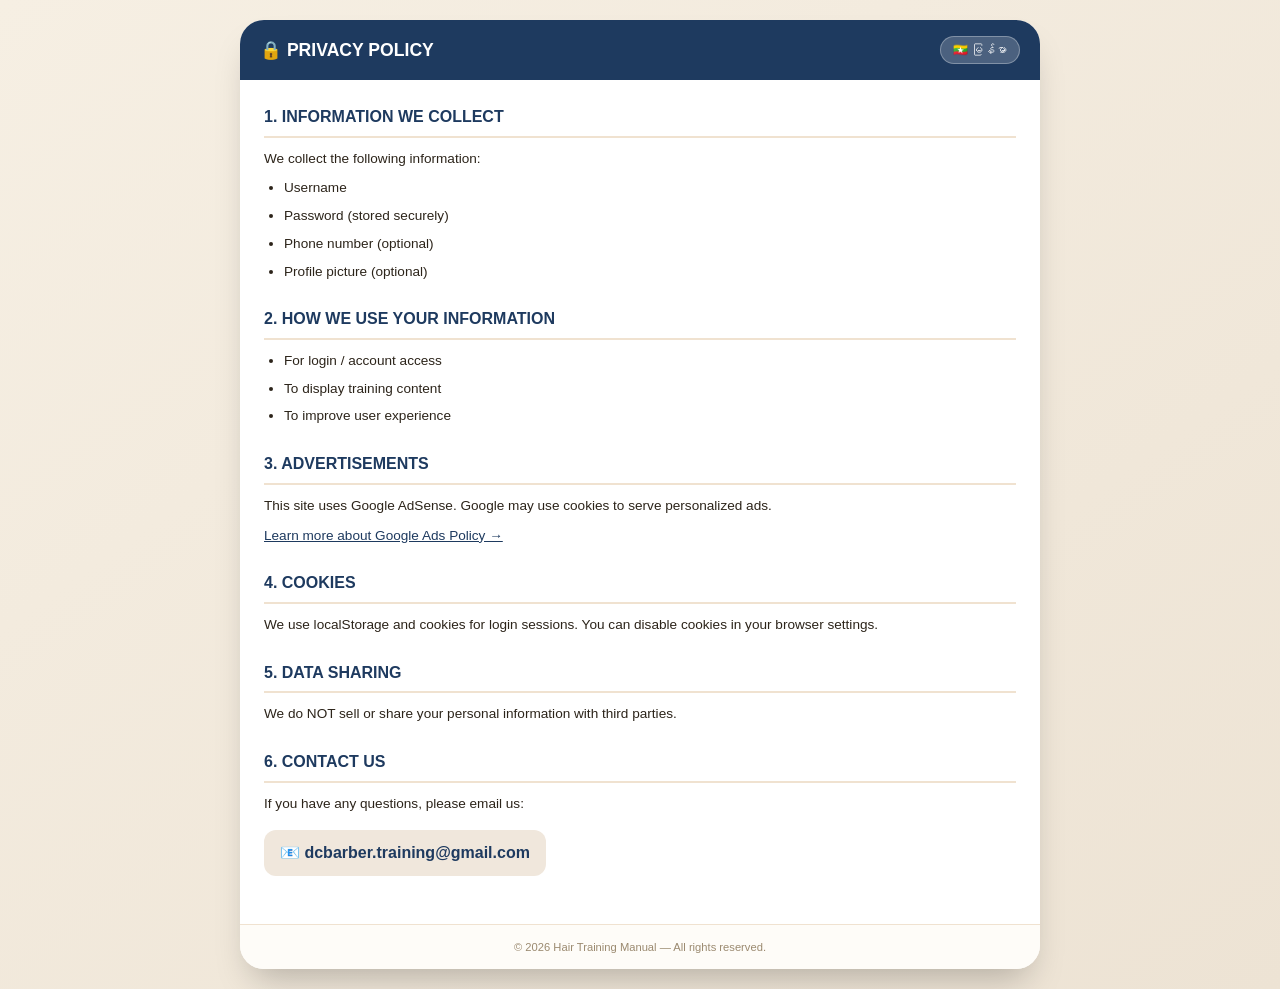
<file: privacy.html>
<!DOCTYPE html>
<html lang="my">
<head>
  <meta charset="UTF-8">
  <meta name="viewport" content="width=device-width, initial-scale=1.0, user-scalable=yes">
  <title>Privacy Policy - Hair Training</title>
  <style>
    * {
      margin: 0;
      padding: 0;
      box-sizing: border-box;
    }
    
    body {
      font-family: -apple-system, BlinkMacSystemFont, "Segoe UI", Roboto, "Helvetica Neue", Arial, sans-serif;
      background: linear-gradient(145deg, #f6efe3 0%, #ede3d4 100%);
      min-height: 100vh;
      padding: 20px;
    }
    
    .page-container {
      max-width: 800px;
      margin: 0 auto;
      background: #ffffff;
      border-radius: 24px;
      box-shadow: 0 20px 35px -12px rgba(0, 0, 0, 0.25);
      overflow: hidden;
      position: relative;
      transition: transform 0.3s ease, opacity 0.3s ease;
    }
    
    .page-header {
      background: #1e3a5f;
      color: white;
      padding: 16px 20px;
      display: flex;
      justify-content: space-between;
      align-items: center;
      position: sticky;
      top: 0;
      z-index: 10;
    }
    
    .page-header h1 {
      font-size: 1.1rem;
      font-weight: 600;
      display: flex;
      align-items: center;
      gap: 8px;
    }
    
    .lang-btn {
      background: rgba(255,255,255,0.2);
      border: 1px solid rgba(255,255,255,0.3);
      color: white;
      padding: 6px 12px;
      border-radius: 30px;
      font-size: 0.75rem;
      font-weight: 500;
      cursor: pointer;
      transition: all 0.2s;
    }
    
    .lang-btn:active {
      background: rgba(255,255,255,0.4);
      transform: scale(0.96);
    }
    
    .page-content {
      padding: 24px;
      line-height: 1.6;
      color: #2c3e2f;
    }
    
    .section {
      margin-bottom: 24px;
    }
    
    .section h2 {
      font-size: 1rem;
      font-weight: 700;
      color: #1e3a5f;
      margin-bottom: 10px;
      padding-bottom: 6px;
      border-bottom: 2px solid #f0e2d0;
    }
    
    .section p, .section li {
      font-size: 0.85rem;
      color: #2c241a;
      margin-bottom: 8px;
    }
    
    .section ul {
      padding-left: 20px;
      margin-top: 6px;
    }
    
    .section li {
      margin-bottom: 6px;
    }
    
    .email-link {
      color: #1e3a5f;
      text-decoration: none;
      font-weight: 600;
      background: #f0e7dc;
      padding: 10px 16px;
      border-radius: 12px;
      display: inline-block;
      margin-top: 8px;
    }
    
    .email-link:active {
      background: #e0d0c0;
    }
    
    .footer {
      text-align: center;
      padding: 16px;
      font-size: 0.7rem;
      color: #9b8a70;
      border-top: 1px solid #f0e2d0;
      background: #fefcf8;
    }
  </style>
</head>
<body>

<div class="page-container" id="pageContainer">
  <div class="page-header">
    <h1>🔒 PRIVACY POLICY</h1>
    <button class="lang-btn" id="langToggle">🇲🇲 မြန်မာ</button>
  </div>
  
  <div class="page-content" id="pageContent">
    <div id="engContent">
      <div class="section">
        <h2>1. INFORMATION WE COLLECT</h2>
        <p>We collect the following information:</p>
        <ul>
          <li>Username</li>
          <li>Password (stored securely)</li>
          <li>Phone number (optional)</li>
          <li>Profile picture (optional)</li>
        </ul>
      </div>
      
      <div class="section">
        <h2>2. HOW WE USE YOUR INFORMATION</h2>
        <ul>
          <li>For login / account access</li>
          <li>To display training content</li>
          <li>To improve user experience</li>
        </ul>
      </div>
      
      <div class="section">
        <h2>3. ADVERTISEMENTS</h2>
        <p>This site uses Google AdSense. Google may use cookies to serve personalized ads.</p>
        <p><a href="https://policies.google.com/technologies/ads" target="_blank" style="color:#1e3a5f;">Learn more about Google Ads Policy →</a></p>
      </div>
      
      <div class="section">
        <h2>4. COOKIES</h2>
        <p>We use localStorage and cookies for login sessions. You can disable cookies in your browser settings.</p>
      </div>
      
      <div class="section">
        <h2>5. DATA SHARING</h2>
        <p>We do NOT sell or share your personal information with third parties.</p>
      </div>
      
      <div class="section">
        <h2>6. CONTACT US</h2>
        <p>If you have any questions, please email us:</p>
        <a href="mailto:dcbarber.training@gmail.com" class="email-link">📧 dcbarber.training@gmail.com</a>
      </div>
    </div>
    
    <div id="mmContent" style="display: none;">
      <div class="section">
        <h2>၁. စုဆောင်းသော အချက်အလက်များ</h2>
        <p>ကျွန်ုပ်တို့သည် အောက်ပါအချက်အလက်များကို စုဆောင်းပါသည်-</p>
        <ul>
          <li>အသုံးပြုသူအမည် (Username)</li>
          <li>လျှို့ဝှက်နံပါတ် (လုံခြုံစွာ သိမ်းဆည်းသည်)</li>
          <li>ဖုန်းနံပါတ် (ဆန္ဒအလျောက်)</li>
          <li>ပရိုဖိုင်ဓာတ်ပုံ (ဆန္ဒအလျောက်)</li>
        </ul>
      </div>
      
      <div class="section">
        <h2>၂. အချက်အလက်များကို မည်သို့အသုံးပြုသည်</h2>
        <ul>
          <li>အကောင့်ဝင်ရောက်ရန်</li>
          <li>လေ့ကျင့်ရေးအကြောင်းအရာများ ပြသရန်</li>
          <li>အသုံးပြုသူအတွေ့အကြုံ ကောင်းမွန်စေရန်</li>
        </ul>
      </div>
      
      <div class="section">
        <h2>၃. ကြော်ငြာများ</h2>
        <p>ဤဆိုက်တွင် Google AdSense ကို အသုံးပြုထားပါသည်။ Google သည် စိတ်ကြိုက်ကြော်ငြာများအတွက် cookies များကို အသုံးပြုနိုင်ပါသည်။</p>
        <p><a href="https://policies.google.com/technologies/ads" target="_blank" style="color:#1e3a5f;">Google ကြော်ငြာမူဝါဒ အကြောင်းပိုမိုသိရှိရန် →</a></p>
      </div>
      
      <div class="section">
        <h2>၄. Cookies</h2>
        <p>ကျွန်ုပ်တို့သည် login session အတွက် localStorage နှင့် cookies ကို အသုံးပြုပါသည်။ သင်၏ browser settings မှ cookies များကို ပိတ်နိုင်ပါသည်။</p>
      </div>
      
      <div class="section">
        <h2>၅. အချက်အလက်များ မျှဝေခြင်း</h2>
        <p>ကျွန်ုပ်တို့သည် သုံးစွဲသူ၏ ကိုယ်ရေးအချက်အလက်များကို ပြင်ပအဖွဲ့အစည်းများသို့ ရောင်းချခြင်း သို့မဟုတ် မျှဝေခြင်း မပြုပါ။</p>
      </div>
      
      <div class="section">
        <h2>၆. ဆက်သွယ်ရန်</h2>
        <p>မေးမြန်းချက်များရှိပါက အီးမေးလ်ပေးပို့နိုင်ပါသည်-</p>
        <a href="mailto:dcbarber.training@gmail.com" class="email-link">📧 dcbarber.training@gmail.com</a>
      </div>
    </div>
  </div>
  
  <div class="footer">
    © 2026 Hair Training Manual — All rights reserved.
  </div>
</div>

<script>
  let isMyanmar = false;
  const langBtn = document.getElementById('langToggle');
  const engContent = document.getElementById('engContent');
  const mmContent = document.getElementById('mmContent');
  
  langBtn.addEventListener('click', () => {
    isMyanmar = !isMyanmar;
    if (isMyanmar) {
      engContent.style.display = 'none';
      mmContent.style.display = 'block';
      langBtn.innerHTML = '🇬🇧 English';
    } else {
      engContent.style.display = 'block';
      mmContent.style.display = 'none';
      langBtn.innerHTML = '🇲🇲 မြန်မာ';
    }
  });
  
  // Swipe to close - BOTH directions (up or down)
  const container = document.getElementById('pageContainer');
  let startY = 0;
  let currentY = 0;
  
  container.addEventListener('touchstart', (e) => {
    startY = e.touches[0].clientY;
    currentY = startY;
  });
  
  container.addEventListener('touchmove', (e) => {
    currentY = e.touches[0].clientY;
    const diff = currentY - startY;
    if (Math.abs(diff) > 0) {
      const translateY = diff * 0.5;
      const opacity = 1 - Math.abs(diff) / 400;
      container.style.transform = `translateY(${translateY}px)`;
      container.style.opacity = `${Math.max(0, opacity)}`;
    }
  });
  
  container.addEventListener('touchend', () => {
    const diff = currentY - startY;
    if (Math.abs(diff) > 80) {
      container.style.transition = 'transform 0.2s ease, opacity 0.2s ease';
      const direction = diff > 0 ? '100%' : '-100%';
      container.style.transform = `translateY(${direction})`;
      container.style.opacity = '0';
      setTimeout(() => {
        window.location.href = '/';
      }, 200);
    } else {
      container.style.transform = '';
      container.style.opacity = '';
      setTimeout(() => {
        container.style.transition = '';
      }, 200);
    }
    startY = 0;
    currentY = 0;
  });
</script>

</body>
</html>
</file>
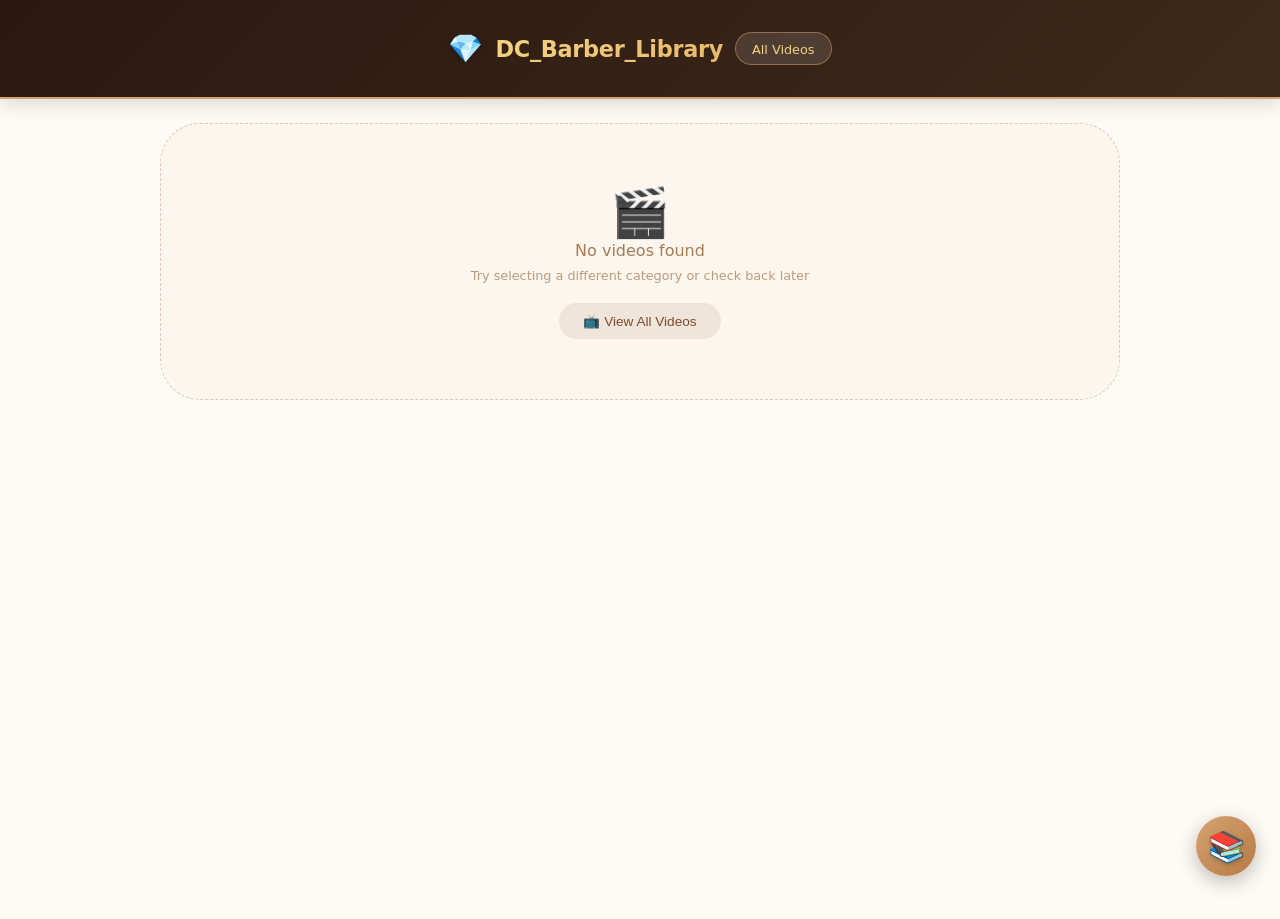
<file: vlibrary/vlibrary.html>
<!DOCTYPE html>
<html lang="en">
<head>
    <meta charset="UTF-8">
    <meta name="viewport" content="width=device-width, initial-scale=1.0, user-scalable=yes">
    <title>Hair Training Hub | Video Library</title>
    <link rel="stylesheet" href="vlibrary.css">
</head>
<body>
    <!-- Sticky Header - always visible at top -->
    <header class="sticky-header">
        <div class="header-container">
            <div class="logo-area">
                <span class="logo-icon">💎</span>
                <h1 id="mainTitle">DC_Barber_Library</h1>
            </div>
            <div class="header-badge">
                <span class="badge-text" id="activeCategoryBadge">All Videos</span>
            </div>
        </div>
    </header>

    <!-- Main Content Area -->
    <main class="main-content">
        <div id="videoGrid" class="video-grid">
            <div class="loader-container">
                <div class="loader-spinner"></div>
                <p id="loadingText">Loading video library...</p>
            </div>
        </div>
    </main>

    <!-- Floating Action Button (FAB) -->
    <button class="fab-button" id="fabBtn" aria-label="Open menu">
        <span class="fab-icon">📚</span>
    </button>

    <!-- FAB Menu Overlay -->
    <div class="fab-menu-overlay" id="fabOverlay"></div>
    
    <!-- FAB Navigation Menu -->
    <div class="fab-menu" id="fabMenu">
        <div class="fab-menu-header">
            <h3 id="menuTitle">Training Categories</h3>
            <button class="close-menu-btn" id="closeMenuBtn">✕</button>
        </div>
        
        <!-- Language Toggle Button -->
        <div class="language-toggle-container">
            <button class="lang-toggle-btn" id="langToggleBtn">
                <span class="lang-eng">🇬🇧 English</span>
                <span class="lang-separator">|</span>
                <span class="lang-my">🇲🇲 မြန်မာ</span>
            </button>
        </div>
        
        <div class="category-search">
            <input type="text" id="categorySearchInput" placeholder="🔍 Search categories..." autocomplete="off">
        </div>
        <ul class="category-list" id="categoryList">
            <!-- Categories will be populated by JavaScript -->
        </ul>
        <div class="fab-footer">
            <span id="footerText">Video tutorials library</span>
        </div>
    </div>

    <script src="vlibrary.js"></script>
</body>
</html>
</file>
<file: vlibrary/vlibrary.css>
/* chat.css - Hair Training Hub Styles with Rounded Language Toggle & Fullscreen */

* {
    margin: 0;
    padding: 0;
    box-sizing: border-box;
}

body {
    background-color: #fefaf5;
    font-family: system-ui, -apple-system, 'Segoe UI', Roboto, 'Helvetica Neue', sans-serif;
    color: #2c241a;
    min-height: 100vh;
}

/* ========== STICKY HEADER ========== */
.sticky-header {
    position: sticky;
    top: 0;
    left: 0;
    right: 0;
    z-index: 1000;
    background: linear-gradient(135deg, #2c1810 0%, #3d2a1a 100%);
    box-shadow: 0 4px 20px rgba(0, 0, 0, 0.15);
    border-bottom: 2px solid #d4a373;
}

.header-container {
    max-width: 1200px;
    margin: 0 auto;
    padding: 32px 20px;
    display: flex;
    align-items: center;
    justify-content: center; 
    flex-wrap: wrap;
    gap: 12px;
    position: relative; 
}

.logo-area {
    display: flex;
    align-items: center;
    gap: 12px;
}

.logo-icon {
    font-size: 28px;
    filter: drop-shadow(0 2px 4px rgba(0,0,0,0.2));
}

.sticky-header h1 {
    font-size: 1.4rem;
    font-weight: 600;
    background: linear-gradient(135deg, #f3d382 0%, #e8b86b 100%);
    background-clip: text;
    -webkit-background-clip: text;
    color: transparent;
    letter-spacing: -0.3px;
}

.header-badge {
    background: rgba(255,255,255,0.12);
    padding: 6px 16px;
    border-radius: 40px;
    backdrop-filter: blur(4px);
    border: 1px solid rgba(212, 163, 115, 0.5);
}

.badge-text {
    font-size: 0.8rem;
    font-weight: 500;
    color: #f3d382;
}

/* ========== MAIN CONTENT ========== */
.main-content {
    max-width: 1000px;
    margin: 0 auto;
    padding: 24px 20px 60px 20px;
    min-height: calc(100vh - 80px);
}

.video-grid {
    display: flex;
    flex-direction: column;
    gap: 28px;
}

.video-card {
    background: white;
    border-radius: 28px;
    overflow: hidden;
    box-shadow: 0 8px 24px rgba(0, 0, 0, 0.06), 0 2px 6px rgba(0, 0, 0, 0.03);
    transition: all 0.3s ease;
    border: 1px solid #f0e2d4;
    animation: fadeInUp 0.4s ease-out;
}

@keyframes fadeInUp {
    from {
        opacity: 0;
        transform: translateY(20px);
    }
    to {
        opacity: 1;
        transform: translateY(0);
    }
}

.video-card:hover {
    transform: translateY(-4px);
    box-shadow: 0 20px 35px -12px rgba(0, 0, 0, 0.15);
    border-color: #d4a373;
}

/* Custom Video Player Container */
.video-player-container {
    position: relative;
    background: #000;
    cursor: pointer;
}

.video-wrapper {
    position: relative;
    padding-bottom: 56.25%;
    height: 0;
    background: #1a1410;
}

.video-wrapper iframe,
.video-wrapper video {
    position: absolute;
    top: 0;
    left: 0;
    width: 100%;
    height: 100%;
    border: 0;
}

/* Fullscreen Button Overlay */
.fullscreen-btn {
    position: absolute;
    bottom: 12px;
    right: 12px;
    z-index: 10;
    background: rgba(0, 0, 0, 0.6);
    backdrop-filter: blur(8px);
    border: none;
    border-radius: 40px;
    padding: 8px 14px;
    color: white;
    font-size: 0.75rem;
    font-weight: 500;
    cursor: pointer;
    transition: all 0.2s ease;
    display: flex;
    align-items: center;
    gap: 6px;
    font-family: inherit;
}

.fullscreen-btn:hover {
    background: rgba(0, 0, 0, 0.85);
    transform: scale(1.05);
}

.fullscreen-btn:active {
    transform: scale(0.98);
}

/* Rotate hint for mobile */
.rotate-hint {
    position: fixed;
    bottom: 20px;
    left: 50%;
    transform: translateX(-50%);
    background: rgba(0,0,0,0.7);
    color: white;
    padding: 8px 16px;
    border-radius: 40px;
    font-size: 0.7rem;
    z-index: 1000;
    pointer-events: none;
    opacity: 0;
    transition: opacity 0.3s;
    white-space: nowrap;
}

.rotate-hint.show {
    opacity: 1;
}

.video-info {
    padding: 20px 24px 24px 24px;
}

.video-title {
    font-size: 1.2rem;
    font-weight: 600;
    color: #3e2c1c;
    line-height: 1.4;
    margin-bottom: 10px;
    display: flex;
    align-items: center;
    gap: 10px;
    flex-wrap: wrap;
}

.category-tag {
    background: #e8d9cc;
    font-size: 0.7rem;
    font-weight: 500;
    padding: 4px 12px;
    border-radius: 50px;
    color: #7b4a2a;
    letter-spacing: 0.3px;
}

.video-desc {
    font-size: 0.85rem;
    color: #8b735a;
    margin-top: 8px;
    line-height: 1.5;
}

/* Loading State */
.loader-container {
    display: flex;
    flex-direction: column;
    align-items: center;
    justify-content: center;
    padding: 60px 20px;
    gap: 16px;
    background: #fefaf5;
    border-radius: 40px;
}

.loader-spinner {
    width: 48px;
    height: 48px;
    border: 4px solid #f0e2d4;
    border-top-color: #d4a373;
    border-radius: 50%;
    animation: spin 0.8s linear infinite;
}

@keyframes spin {
    to { transform: rotate(360deg); }
}

.loader-container p {
    color: #b47c48;
    font-size: 0.9rem;
}

.empty-state {
    background: #fcf6ef;
    border-radius: 40px;
    padding: 60px 28px;
    text-align: center;
    border: 1px dashed #ddc9b4;
    color: #a57c54;
}

.empty-state svg {
    opacity: 0.6;
    margin-bottom: 16px;
}

.empty-state p {
    font-size: 1rem;
    font-weight: 500;
    margin-bottom: 8px;
}

.empty-state small {
    font-size: 0.8rem;
    color: #bb9b7a;
    display: block;
}

.refresh-btn {
    background: #f0e5db;
    border: none;
    padding: 10px 24px;
    border-radius: 60px;
    font-size: 0.85rem;
    font-weight: 500;
    color: #7b4a2a;
    margin-top: 20px;
    cursor: pointer;
    transition: 0.2s;
    display: inline-flex;
    align-items: center;
    gap: 8px;
}

.refresh-btn:hover {
    background: #e2d1c2;
    color: #5e3a1f;
    transform: scale(0.98);
}

/* ========== FAB BUTTON ========== */
.fab-button {
    position: fixed;
    bottom: 24px;
    right: 24px;
    width: 60px;
    height: 60px;
    border-radius: 30px;
    background: linear-gradient(135deg, #d4a373 0%, #b87a44 100%);
    border: none;
    box-shadow: 0 6px 20px rgba(0, 0, 0, 0.25);
    cursor: pointer;
    z-index: 1001;
    transition: all 0.3s ease;
    display: flex;
    align-items: center;
    justify-content: center;
}

.fab-button:hover {
    transform: scale(1.08);
    background: linear-gradient(135deg, #e0b07e 0%, #c88a52 100%);
    box-shadow: 0 8px 28px rgba(0, 0, 0, 0.3);
}

.fab-icon {
    font-size: 30px;
    filter: drop-shadow(0 2px 2px rgba(0,0,0,0.2));
}

.fab-menu-overlay {
    position: fixed;
    top: 0;
    left: 0;
    width: 100%;
    height: 100%;
    background: rgba(0, 0, 0, 0.5);
    backdrop-filter: blur(5px);
    z-index: 1002;
    opacity: 0;
    visibility: hidden;
    transition: all 0.3s ease;
}

.fab-menu-overlay.active {
    opacity: 1;
    visibility: visible;
}

.fab-menu {
    position: fixed;
    bottom: 100px;
    right: 24px;
    width: 340px;
    max-width: calc(100vw - 48px);
    background: white;
    border-radius: 28px;
    box-shadow: 0 20px 40px rgba(0, 0, 0, 0.25);
    z-index: 1003;
    opacity: 0;
    visibility: hidden;
    transform: translateY(30px) scale(0.95);
    transition: all 0.3s cubic-bezier(0.2, 0.9, 0.4, 1.1);
    overflow: hidden;
    border: 1px solid #f0e2d4;
}

.fab-menu.active {
    opacity: 1;
    visibility: visible;
    transform: translateY(0) scale(1);
}

.fab-menu-header {
    display: flex;
    align-items: center;
    justify-content: space-between;
    padding: 18px 20px;
    background: linear-gradient(135deg, #2c1810 0%, #3d2a1a 100%);
    color: white;
}

.fab-menu-header h3 {
    font-size: 1.1rem;
    font-weight: 600;
    margin: 0;
}

.close-menu-btn {
    background: rgba(255,255,255,0.2);
    border: none;
    width: 32px;
    height: 32px;
    border-radius: 50%;
    font-size: 18px;
    cursor: pointer;
    color: white;
    display: flex;
    align-items: center;
    justify-content: center;
    transition: 0.2s;
}

.close-menu-btn:hover {
    background: rgba(255,255,255,0.35);
    transform: rotate(90deg);
}

/* Language Toggle Button - Rounded Small */
.language-toggle-container {
    padding: 12px 16px;
    border-bottom: 1px solid #f0e2d4;
    background: #fefaf5;
    display: flex;
    justify-content: center;
}

.lang-toggle-btn {
    width: auto;
    min-width: 120px;
    padding: 6px 14px;
    background: #f5ebe2;
    border: 1px solid #e2cfbc;
    border-radius: 60px;
    font-size: 0.7rem;
    font-weight: 500;
    cursor: pointer;
    transition: all 0.2s ease;
    display: flex;
    align-items: center;
    justify-content: center;
    gap: 8px;
    color: #5e3a1f;
}

.lang-toggle-btn:hover {
    background: #e8d9cc;
    border-color: #d4a373;
    transform: scale(1.02);
}

.lang-eng, .lang-my {
    transition: all 0.2s;
    font-size: 0.7rem;
}

.lang-toggle-btn.active-eng .lang-eng {
    font-weight: bold;
    color: #d4a373;
}

.lang-toggle-btn.active-my .lang-my {
    font-weight: bold;
    color: #d4a373;
}

.lang-separator {
    color: #cbb292;
    font-size: 0.65rem;
}

/* Category Search */
.category-search {
    padding: 12px 16px;
    border-bottom: 1px solid #f0e2d4;
}

.category-search input {
    width: 100%;
    padding: 10px 14px;
    border: 1px solid #e2cfbc;
    border-radius: 40px;
    font-size: 0.85rem;
    background: #fefaf5;
    transition: 0.2s;
}

.category-search input:focus {
    outline: none;
    border-color: #d4a373;
    box-shadow: 0 0 0 3px rgba(212, 163, 115, 0.2);
}

.category-list {
    list-style: none;
    max-height: 350px;
    overflow-y: auto;
    padding: 8px 0;
}

.category-list li {
    padding: 12px 20px;
    display: flex;
    align-items: center;
    gap: 12px;
    cursor: pointer;
    transition: all 0.2s ease;
    border-left: 3px solid transparent;
}

.category-list li:hover {
    background: #fef5ec;
}

.category-list li.active {
    background: #f5ebe2;
    border-left-color: #d4a373;
}

.category-list li.active .cat-emoji {
    transform: scale(1.1);
}

.cat-emoji {
    font-size: 1.3rem;
    transition: transform 0.2s;
}

.cat-name {
    flex: 1;
    font-size: 0.9rem;
    font-weight: 500;
    color: #3e2c1c;
}

.cat-count {
    font-size: 0.7rem;
    background: #e8d9cc;
    padding: 2px 8px;
    border-radius: 30px;
    color: #7b4a2a;
    font-weight: 500;
}

.fab-footer {
    padding: 12px 20px;
    text-align: center;
    font-size: 0.7rem;
    color: #cbb292;
    border-top: 1px solid #f0e2d4;
    background: #fefaf5;
}

.category-list::-webkit-scrollbar {
    width: 5px;
}

.category-list::-webkit-scrollbar-track {
    background: #f0e2d4;
    border-radius: 10px;
}

.category-list::-webkit-scrollbar-thumb {
    background: #d4a373;
    border-radius: 10px;
}

/* ========== RESPONSIVE ========== */
@media (max-width: 640px) {
    .sticky-header h1 {
        font-size: 1.1rem;
    }
    
    .logo-icon {
        font-size: 22px;
    }
    
    .header-badge {
        padding: 4px 12px;
    }
    
    .badge-text {
        font-size: 0.7rem;
    }
    
    .main-content {
        padding: 16px 16px 50px 16px;
    }
    
    .video-info {
        padding: 16px 18px 20px 18px;
    }
    
    .video-title {
        font-size: 1rem;
    }
    
    .fab-button {
        width: 52px;
        height: 52px;
        bottom: 20px;
        right: 20px;
    }
    
    .fab-icon {
        font-size: 26px;
    }
    
    .fab-menu {
        width: 300px;
        right: 16px;
        bottom: 90px;
    }
    
    .category-list li {
        padding: 10px 16px;
    }
    
    .fullscreen-btn {
        padding: 6px 12px;
        font-size: 0.65rem;
    }
    
    .lang-toggle-btn {
        min-width: 100px;
        padding: 5px 12px;
    }
    
    .lang-eng, .lang-my {
        font-size: 0.65rem;
    }
}

/* Landscape orientation support */
@media (orientation: landscape) and (max-height: 500px) {
    .video-wrapper {
        padding-bottom: 40%;
    }
    
    .video-info {
        padding: 12px 16px;
    }
    
    .video-title {
        font-size: 0.9rem;
    }
    
    .main-content {
        padding: 12px 16px 40px 16px;
    }
}

.no-videos-message {
    text-align: center;
    padding: 60px 24px;
    background: #fcf6ef;
    border-radius: 32px;
    color: #a57c54;
}

.no-videos-message .emoji {
    font-size: 48px;
    margin-bottom: 16px;
    display: block;
}

/* Fullscreen mode styles */
.video-wrapper:-webkit-full-screen {
    width: 100%;
    height: 100%;
    padding-bottom: 0;
}

.video-wrapper:fullscreen {
    width: 100%;
    height: 100%;
    padding-bottom: 0;
}

.video-wrapper:-webkit-full-screen iframe,
.video-wrapper:fullscreen iframe {
    height: 100%;
}
</file>
